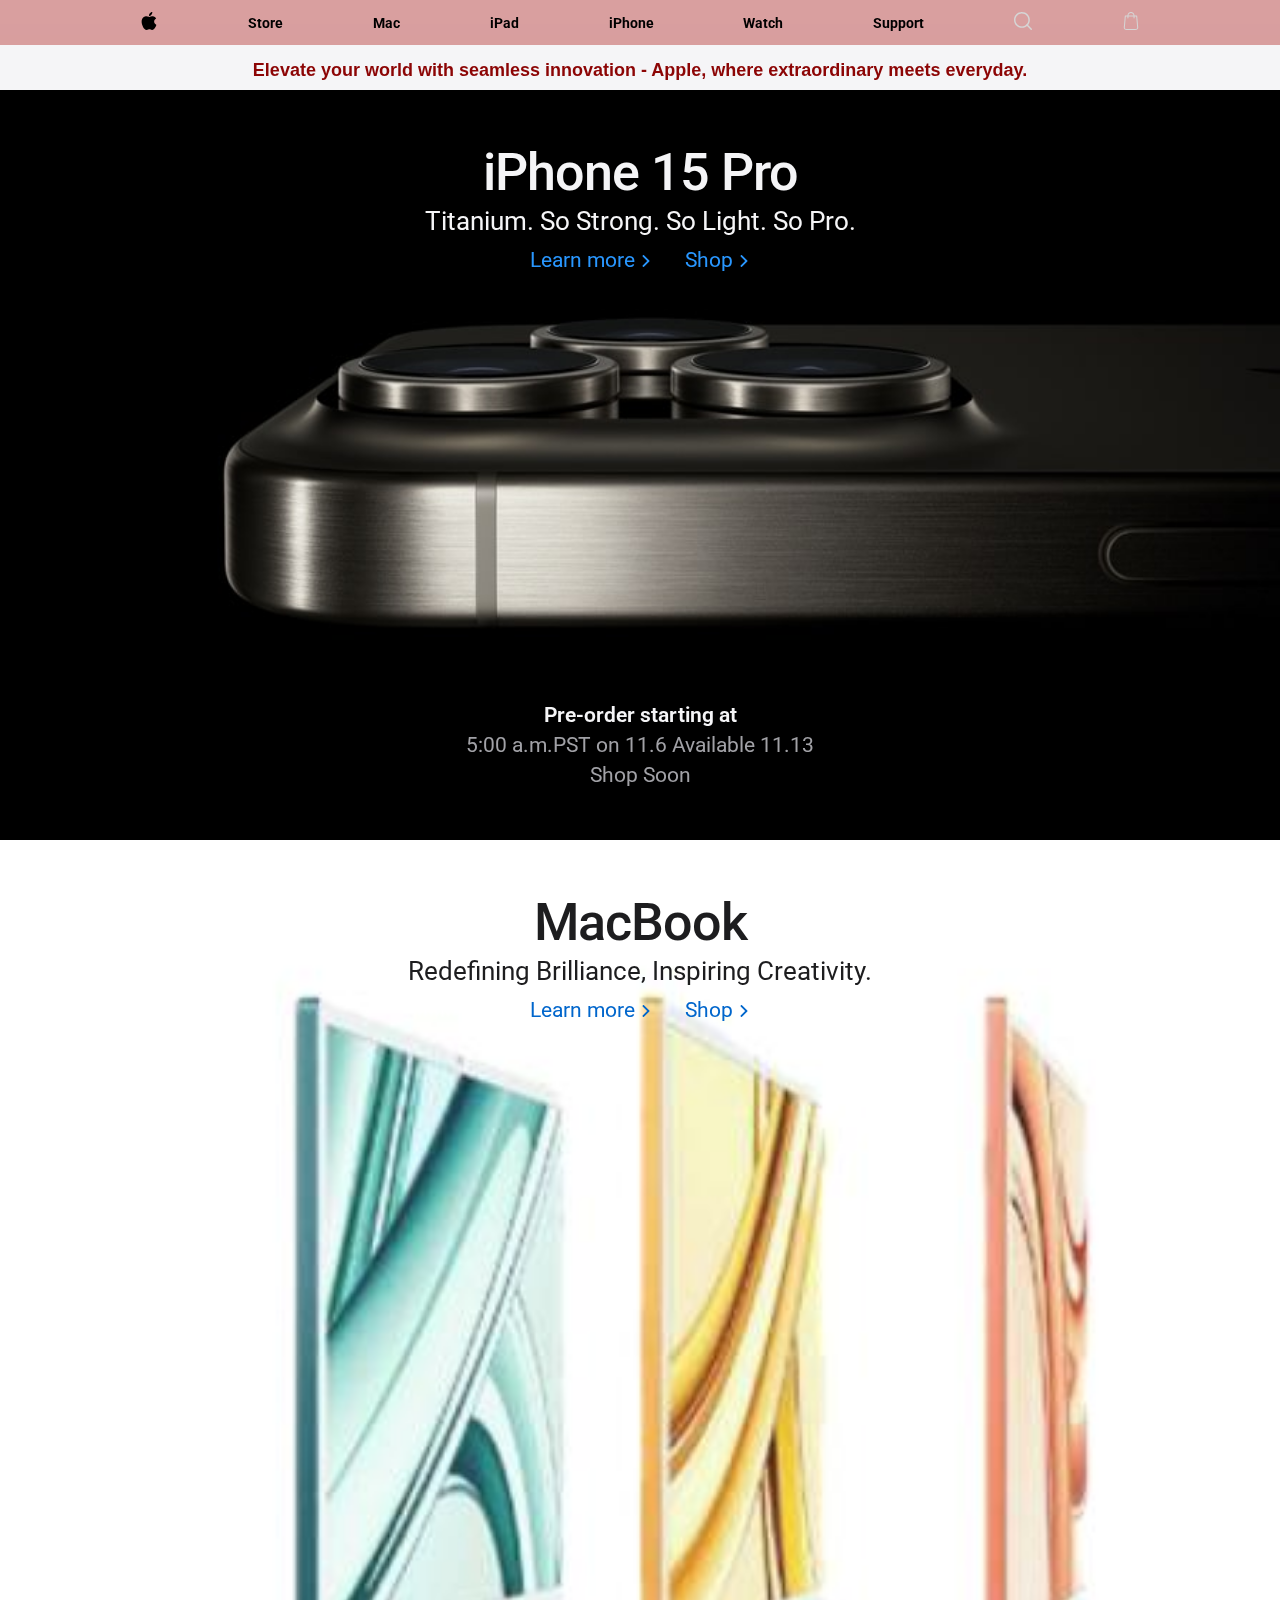
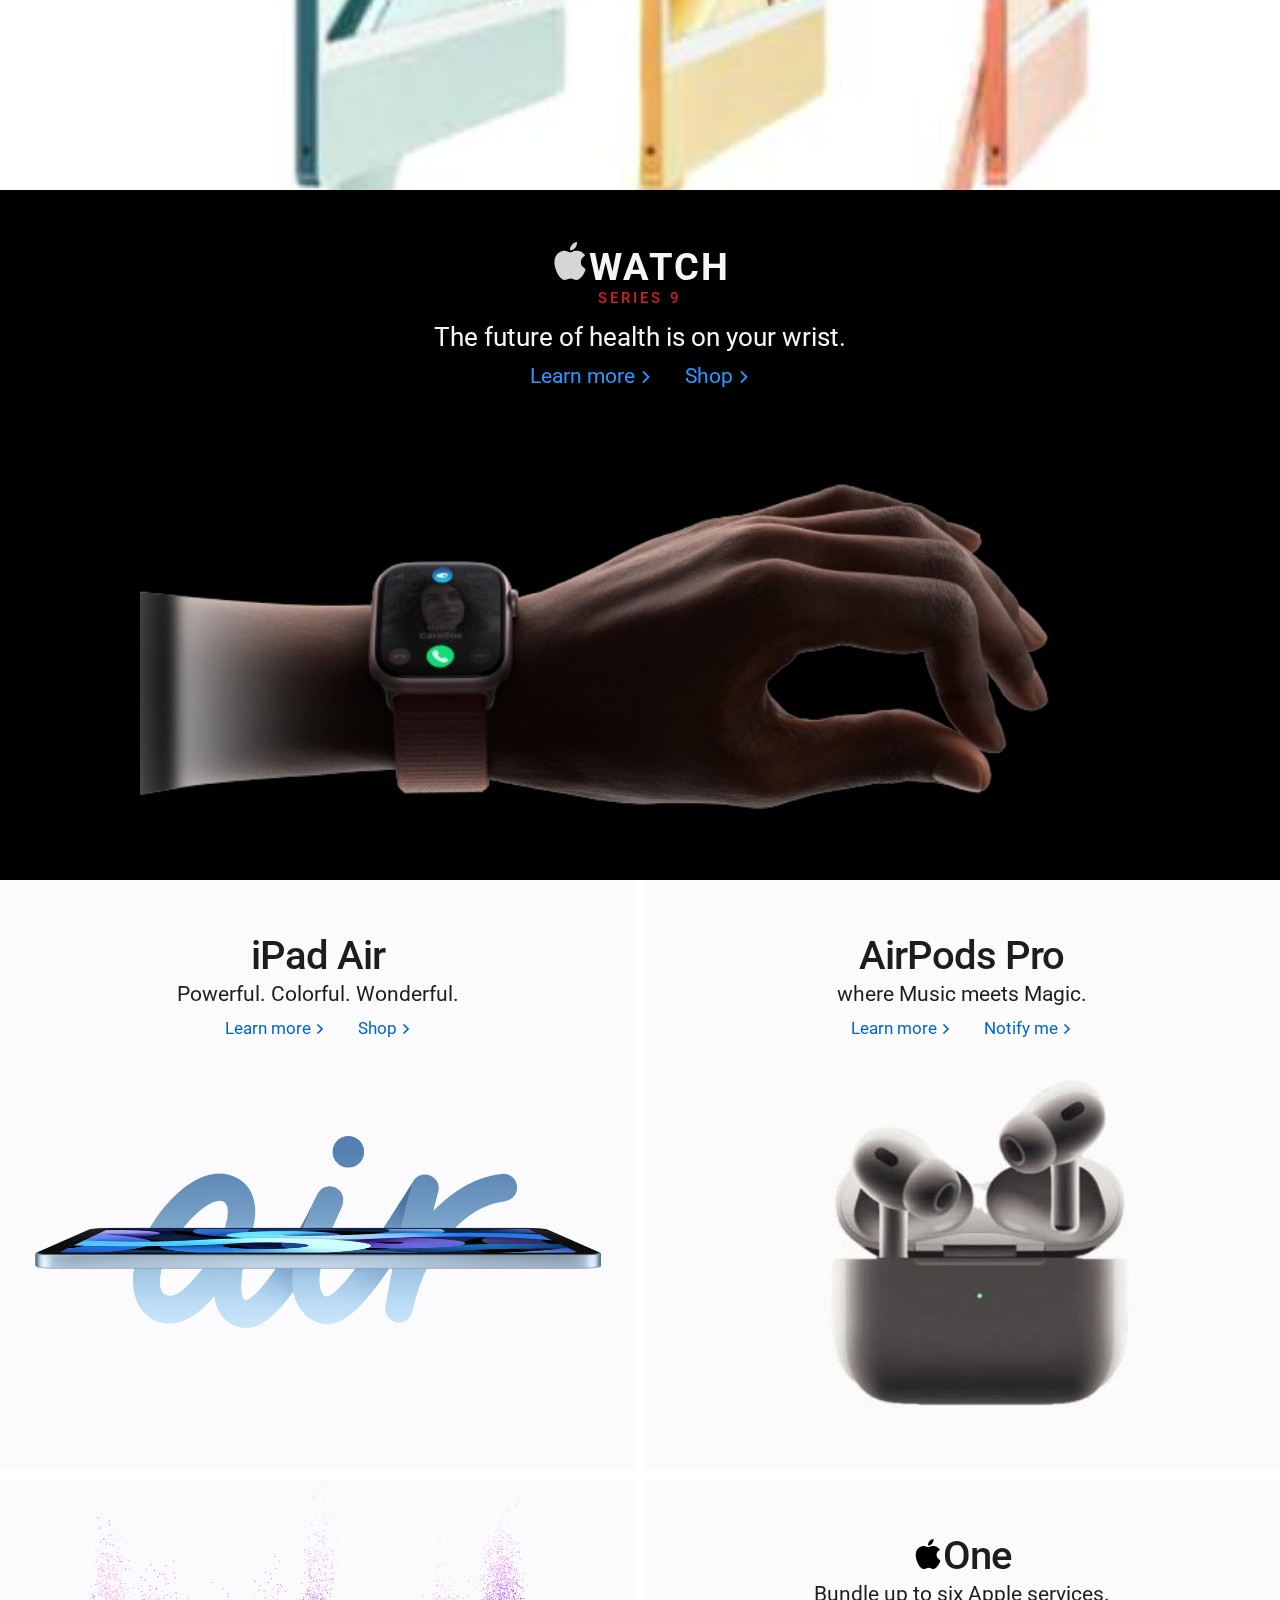
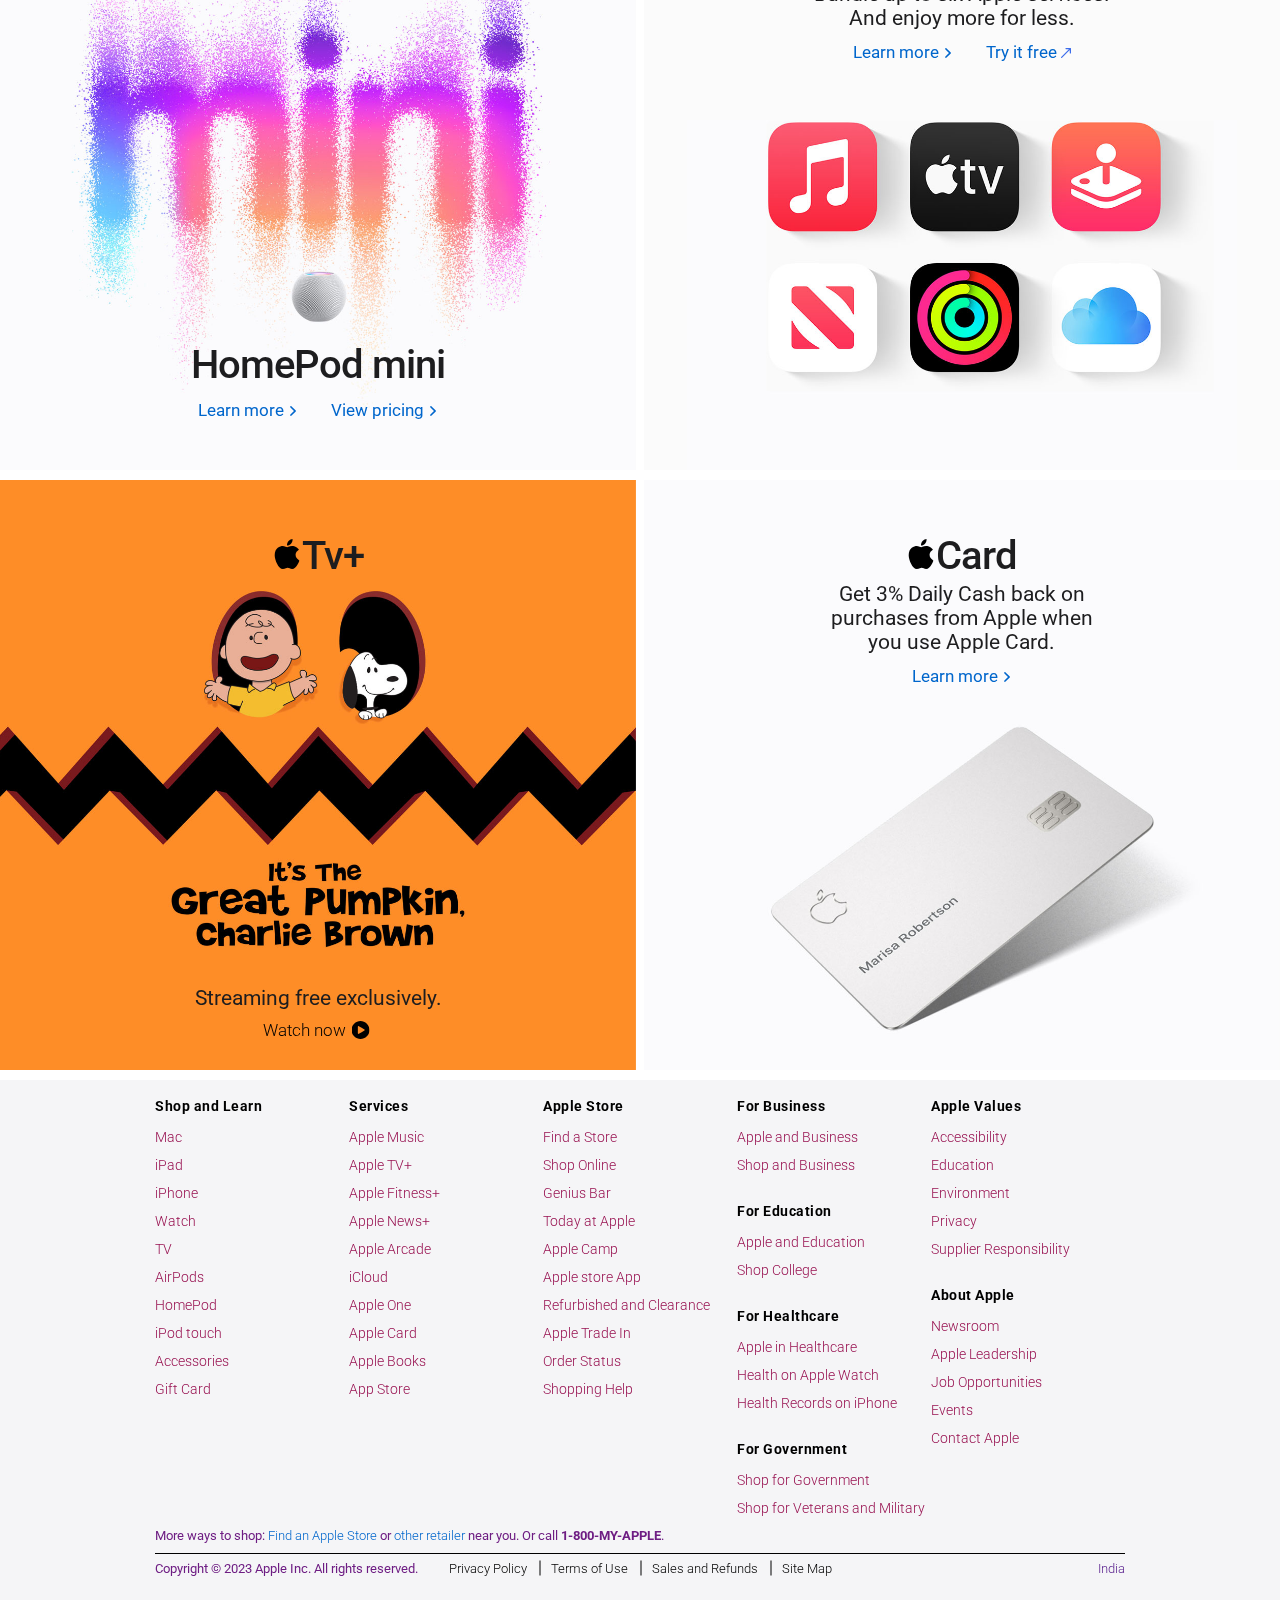
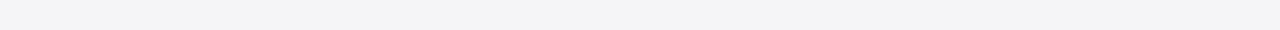
<file: Task-1 -- Apple-Clone Landing Page Website/index.html>
<!DOCTYPE html>
<html lang="en">
  <head>
    <meta charset="UTF-8" />
    <meta name="viewport" content="width=device-width, initial-scale=1.0" />
    <link
      href="https://fonts.googleapis.com/css2?family=Roboto:wght@300;400;500;700&display=swap"
      rel="stylesheet"
    />
    <link rel="stylesheet" href="style.css" />
    <title>Apple Clone-Landing Page</title>
  </head>
  <body>
    <!-- Header -->
    <header>
      <ul>
        <li><img src="./svg/apple _black.svg" alt="apple" /></li>
        <li><b>Store</b></li>
        <li><b>Mac</b></li>
        <li><b>iPad</b></li>
        <li><b>iPhone</b></li>
        <li><b>Watch</b></li>
        <li><b>Support</b></li>
        <li><b><img src="./svg/search.svg" alt="search" /></b></li>
        <li><b><img src="./svg/shopping-bag.svg" alt="shopping bag" /></b></li>
      </ul>
    </header>

    <!-- information -->
    <div class="information">
    </div>
    <div class="information information-2">
      <p><b>Elevate your world with seamless innovation - 
        Apple, where extraordinary meets everyday.</b></p>
    </div>

    <!-- SECTIONS -->
    <section class="section1">
      <div
        class="background"
        style="background-image: url(./img/iPhone\ 15\ pro.jpg)"
      ></div>

      <div class="top__title">
        <h1>iPhone 15 Pro</h1>
        <h3>Titanium. So Strong. So Light. So Pro.</h3>
        <div class="top__title--links">
          <a href=""
            >Learn more <img src="./svg/right-arrow-blue.svg" alt=""
          /></a>
          <a href="">Shop <img src="./svg/right-arrow-blue.svg" alt="" /></a>
        </div>
      </div>

      <div class="bottom__title">
        <h2>Pre-order starting at</h2>
        <h2>5:00 a.m.PST on 11.6 Available 11.13</h2>
        <h2>Shop Soon</h2>
      </div>
    </section>

    <section class="section2">
      <div
        class="background"
        style="background-image: url(./img/MacBook.jpg)"
      ></div>

      <div class="top__title">
        <h1 class="black">MacBook</h1>
        <h3 class="black">Redefining Brilliance, Inspiring Creativity.</h3>
        <div class="top__title--links">
          <a href="" class="dark-blue"
            >Learn more <img src="./svg/right-arrow-darkBlue.svg" alt=""
          /></a>
          <a href="" class="dark-blue"
            >Shop <img src="./svg/right-arrow-darkBlue.svg" alt=""
          /></a>
        </div>
      </div>
    </section>

    <section class="section3">
      <div
        class="background"
        style="background-image: url(./img/iwatch.jpg)"
      ></div>

      <div class="top__title">
        <h1><img src="./svg/apple.svg" alt="apple" />WATCH</h1>
        <h4>SERIES 9</h4>
        <h3>The future of health is on your wrist.</h3>
        <div class="top__title--links">
          <a href=""
            >Learn more <img src="./svg/right-arrow-blue.svg" alt=""
          /></a>
          <a href="">Shop <img src="./svg/right-arrow-blue.svg" alt="" /></a>
        </div>
      </div>
    </section>

    <section class="section4">
      <div class="row">
        <div class="section4__item">
          <div
            class="background"
            style="background-image: url(./img/s-4.1.jpg)"
          ></div>
          <div class="top__title">
            <h1 class="black">iPad Air</h1>
            <h3 class="black">Powerful. Colorful. Wonderful.</h3>
            <div class="top__title--links">
              <a href="" class="dark-blue"
                >Learn more <img src="./svg/right-arrow-darkBlue.svg" alt=""
              /></a>
              <a href="" class="dark-blue"
                >Shop <img src="./svg/right-arrow-darkBlue.svg" alt=""
              /></a>
            </div>
          </div>
        </div>

        <div class="section4__item">
          <div
            class="background"
            style="background-image: url(./img/Airpods.jpg)"
          ></div>
          <div class="top__title">
            <h1 class="black">AirPods Pro</h1>
            <h3 class="black">
              where Music meets Magic.
            </h3>
            <div class="top__title--links">
              <a href="" class="dark-blue"
                >Learn more <img src="./svg/right-arrow-darkBlue.svg" alt=""
              /></a>
              <a href="" class="dark-blue"
                >Notify me <img src="./svg/right-arrow-darkBlue.svg" alt=""
              /></a>
            </div>
          </div>
        </div>
      </div>

      <div class="row">
        <div class="section4__item">
          <div
            class="background"
            style="background-image: url(./img/s-4.2.jpg)"
          ></div>
          <div class="top__title">
            <div class="homePod">
              <h1 class="black">HomePod mini</h1>
              <div class="top__title--links">
                <a href="" class="dark-blue"
                  >Learn more <img src="./svg/right-arrow-darkBlue.svg" alt=""
                /></a>
                <a href="" class="dark-blue"
                  >View pricing
                  <img src="./svg/right-arrow-darkBlue.svg" alt=""
                /></a>
              </div>
            </div>
          </div>
        </div>

        <div class="section4__item">
          <div
            class="background one"
            style="background-image: url(./img/s-4.3.jpg)"
          ></div>
          <div class="top__title">
            <h1 class="black">
              <img src="./svg/apple _black.svg" alt="apple" />One
            </h1>
            <h3 class="black">
              Bundle up to six Apple services. And enjoy more for less.
            </h3>
            <div class="top__title--links">
              <a href="" class="dark-blue"
                >Learn more <img src="./svg/right-arrow-darkBlue.svg" alt=""
              /></a>
              <a href="" class="dark-blue"
                >Try it free <img src="./svg/diagonal-arrow.svg" alt=""
              /></a>
            </div>
          </div>
        </div>
      </div>

      <div class="row">
        <div class="section4__item">
          <div
            class="background"
            style="background-image: url(./img/s-4.6.jpg)"
          ></div>

          <div class="top__title">
            <h1 class="black">
              <img src="./svg/apple _black.svg" alt="apple"/>Tv+
            </h1>
            <div class="subTitle">
              <h3 class="black">
                Streaming free exclusively.
              </h3>
              <a href="">Watch now <img src="./svg/play.svg" alt="" /></a>
            </div>
          </div>
        </div>

        <div class="section4__item">
          <div
            class="background"
            style="background-image: url(./img/s-4.5.jpg)"
          ></div>
          <div class="top__title">
            <h1 class="black">
              <img src="./svg/apple _black.svg" alt="apple" />Card
            </h1>
            <h3 class="black">
              Get 3% Daily Cash back on purchases from Apple when you use Apple
              Card.
            </h3>
            <div class="top__title--links">
              <a href="" class="dark-blue"
                >Learn more <img src="./svg/right-arrow-darkBlue.svg" alt=""
              /></a>
            </div>
          </div>
        </div>
      </div>
    </section>

    <!-- FOOTER -->
    <footer class="footer">
      <div class="footer__wrapper">
        <div class="footer__links">
          <div class="footer__links--column">
            <div class="footer__links--column-title"><b>Shop and Learn</b></div>
            <a href="">Mac</a>
            <a href="">iPad</a>
            <a href="">iPhone</a>
            <a href="">Watch</a>
            <a href="">TV</a>
            <a href="">AirPods</a>
            <a href="">HomePod</a>
            <a href="">iPod touch</a>
            <a href="">Accessories</a>
            <a href="">Gift Card</a>
          </div>

          <div class="footer__links--column">
            <div class="footer__links--column-title"><b>Services</b></div>
            <a href="">Apple Music</a>
            <a href="">Apple TV+</a>
            <a href="">Apple Fitness+</a>
            <a href="">Apple News+</a>
            <a href="">Apple Arcade</a>
            <a href="">iCloud</a>
            <a href="">Apple One</a>
            <a href="">Apple Card</a>
            <a href="">Apple Books</a>
            <a href="">App Store</a>
          </div>

          <div class="footer__links--column">
            <div class="footer__links--column-title"><b>Apple Store</b></div>
            <a href="">Find a Store</a>
            <a href="">Shop Online</a>
            <a href="">Genius Bar</a>
            <a href="">Today at Apple</a>
            <a href="">Apple Camp</a>
            <a href="">Apple store App</a>
            <a href="">Refurbished and Clearance</a>
            <a href="">Apple Trade In</a>
            <a href="">Order Status</a>
            <a href="">Shopping Help</a>
          </div>

          <div class="footer__links--column">
            <div class="footer__links--column-title"><b>For Business</b></div>
            <a href="">Apple and Business</a>
            <a href="">Shop and Business</a>
            <div class="footer__links--column-title"><b>For Education</b></div>
            <a href="">Apple and Education</a>
            <a href="">Shop College</a>
            <div class="footer__links--column-title"><b>For Healthcare</b></div>
            <a href="">Apple in Healthcare</a>
            <a href="">Health on Apple Watch</a>
            <a href="">Health Records on iPhone</a>
            <div class="footer__links--column-title"><b>For Government</b></div>
            <a href="">Shop for Government</a>
            <a href="">Shop for Veterans and Military</a>
          </div>

          <div class="footer__links--column">
            <div class="footer__links--column-title"><b>Apple Values</b></div>
            <a href="">Accessibility</a>
            <a href="">Education</a>
            <a href="">Environment</a>
            <a href="">Privacy</a>
            <a href="">Supplier Responsibility</a>
            <div class="footer__links--column-title"><b>About Apple</b></div>
            <a href="">Newsroom</a>
            <a href="">Apple Leadership</a>
            <a href="">Job Opportunities</a>
            <a href="">Events</a>
            <a href="">Contact Apple</a>
          </div>
        </div>

        <div class="footer__more">
          More ways to shop: <a href="">Find an Apple Store</a> or
          <a href="">other retailer</a> near you. Or call <b>1-800-MY-APPLE</b>.
        </div>

        <div class="footer__copyright">
          <p>Copyright © 2023 Apple Inc. All rights reserved.</p>
          <a href="">India</a>

          <div class="links">
            <a href="">Privacy Policy</a>
            <a href="">Terms of Use</a>
            <a href="">Sales and Refunds</a>
            <a href="">Site Map</a>
          </div>
        </div>
      </div>
    </footer>
  </body>
</html>
</file>
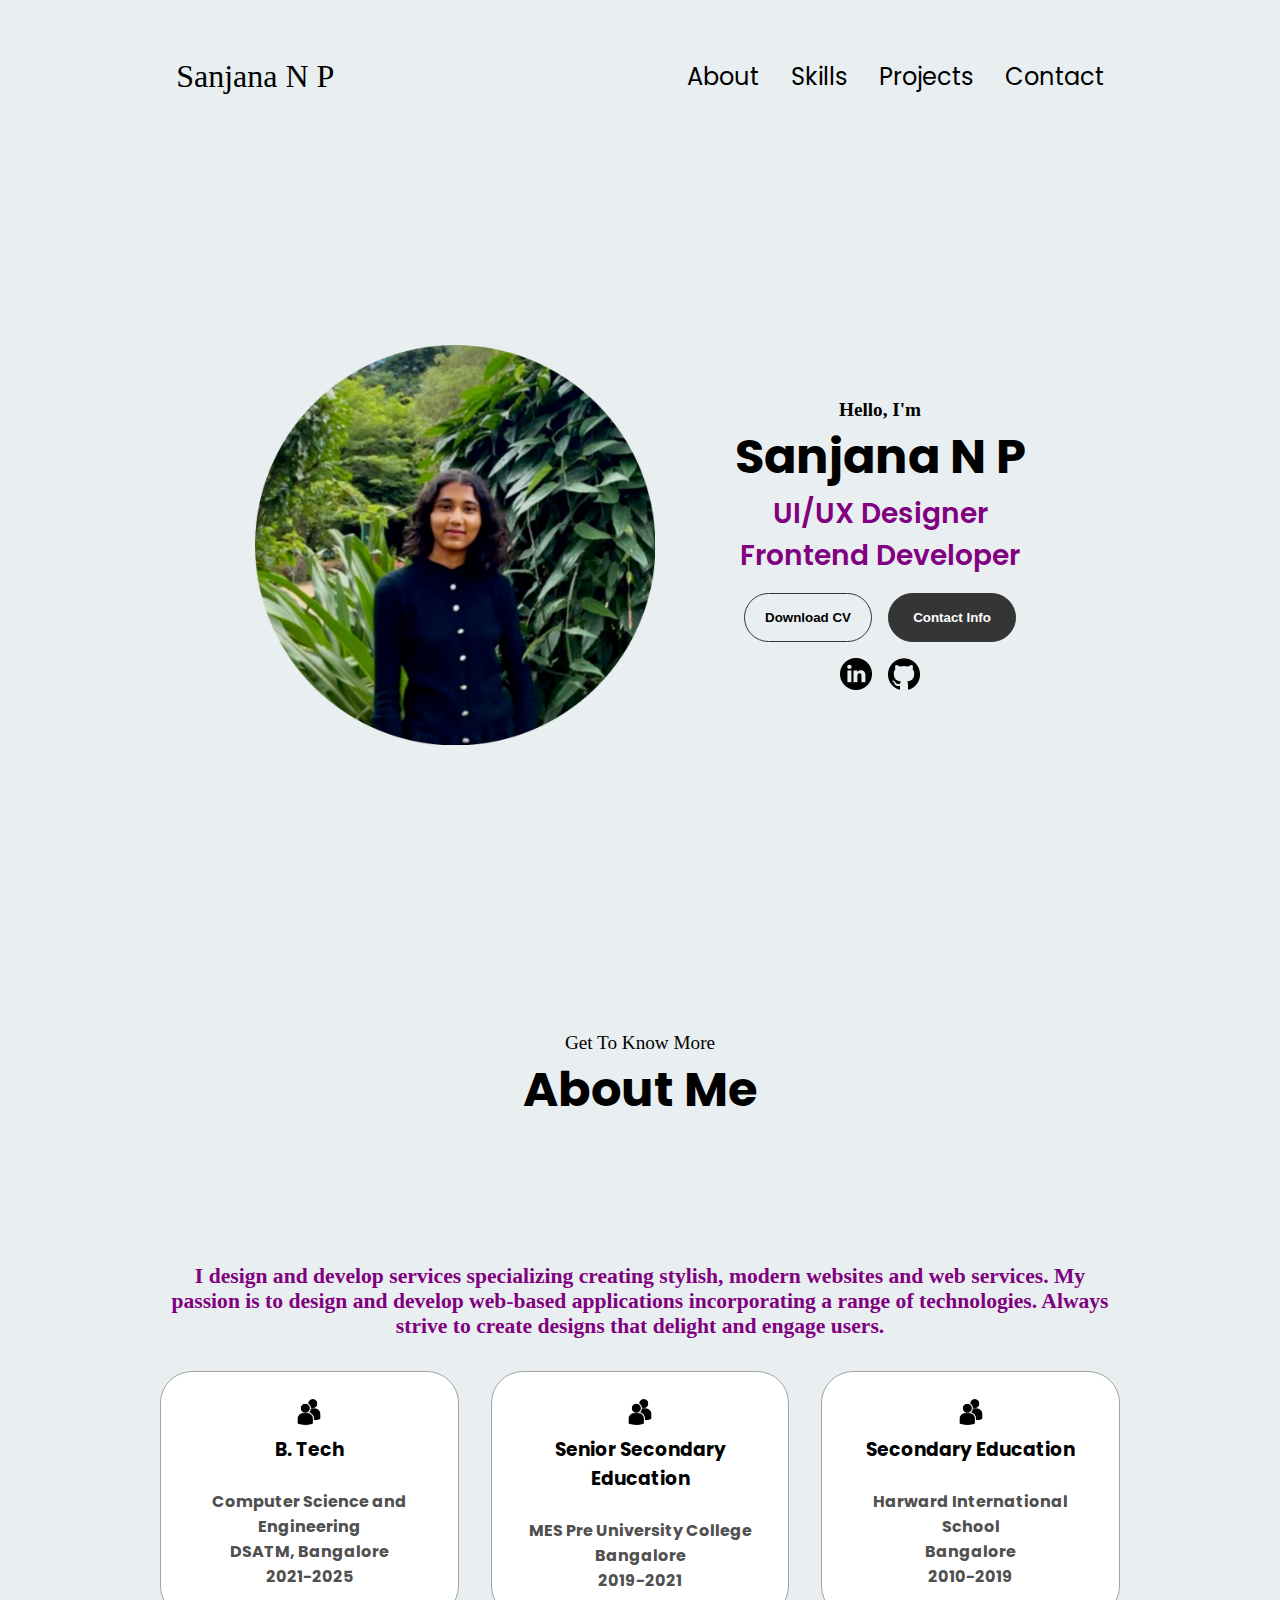
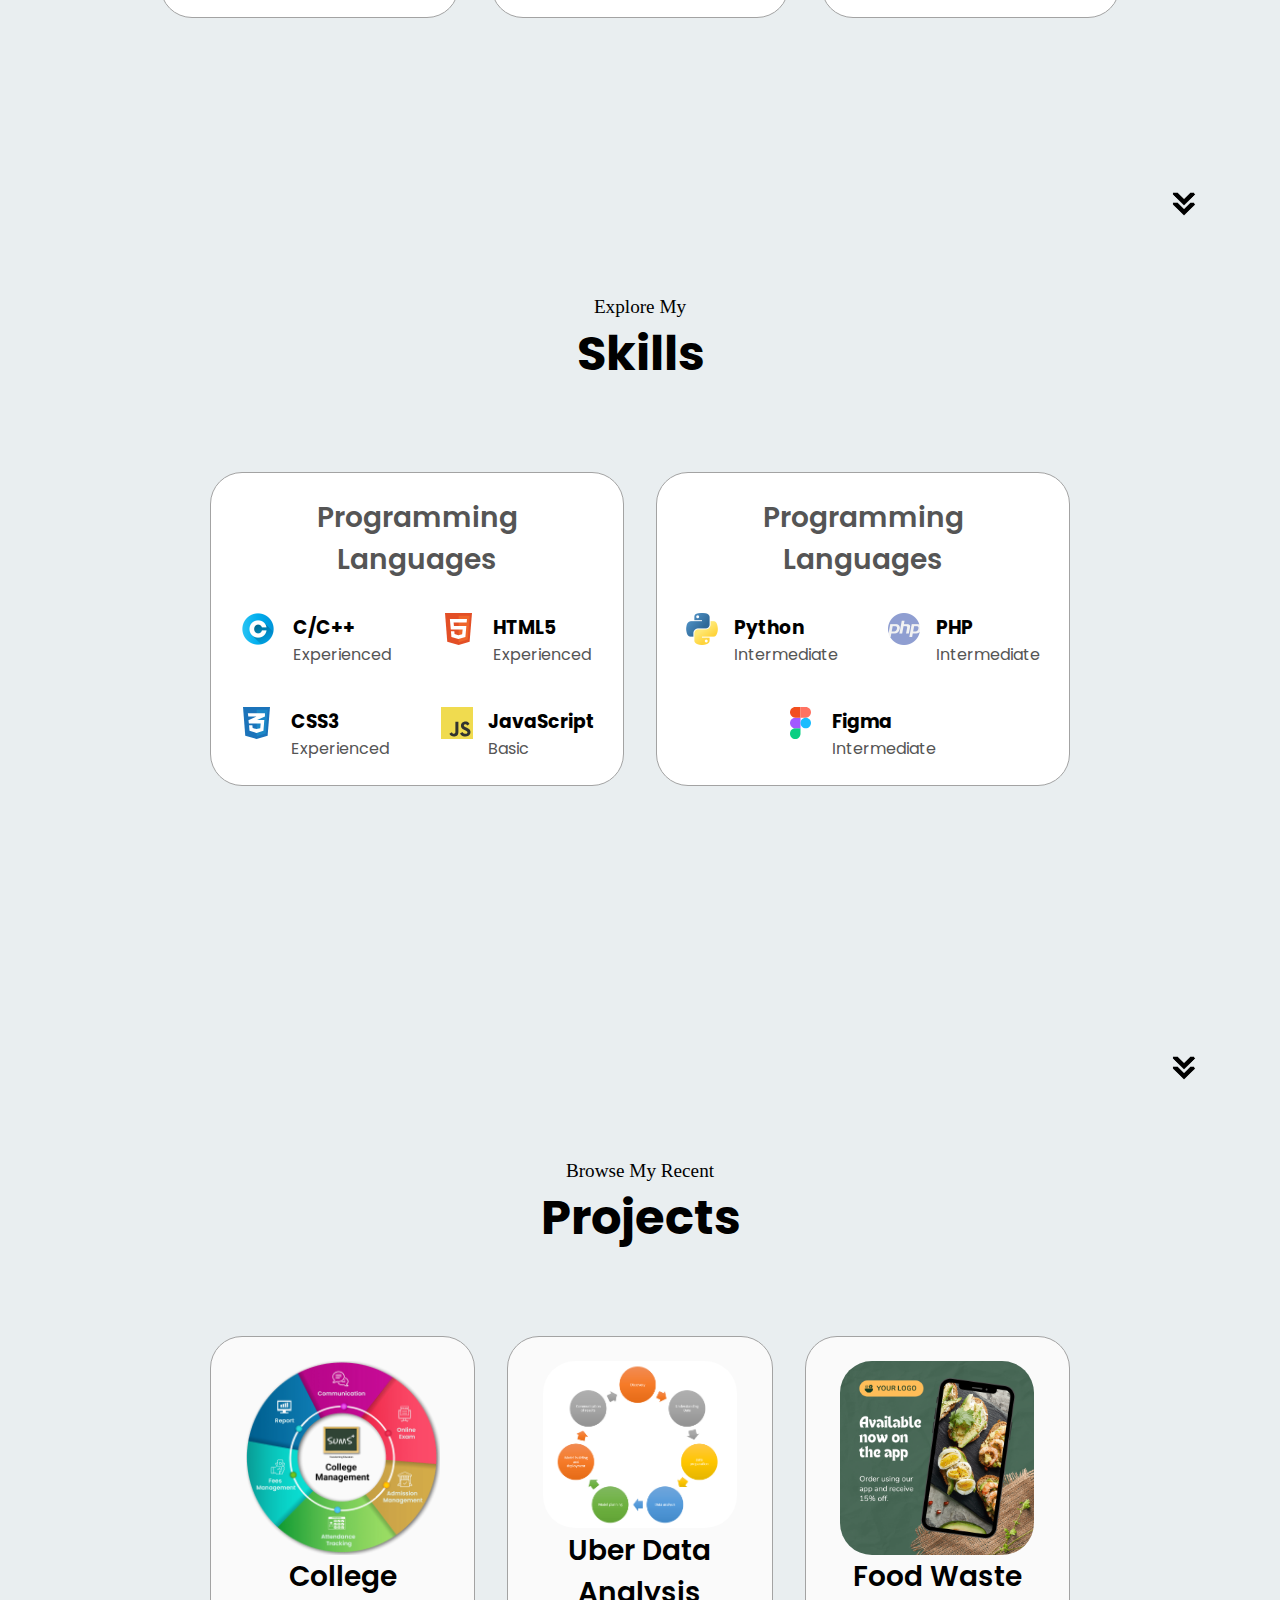
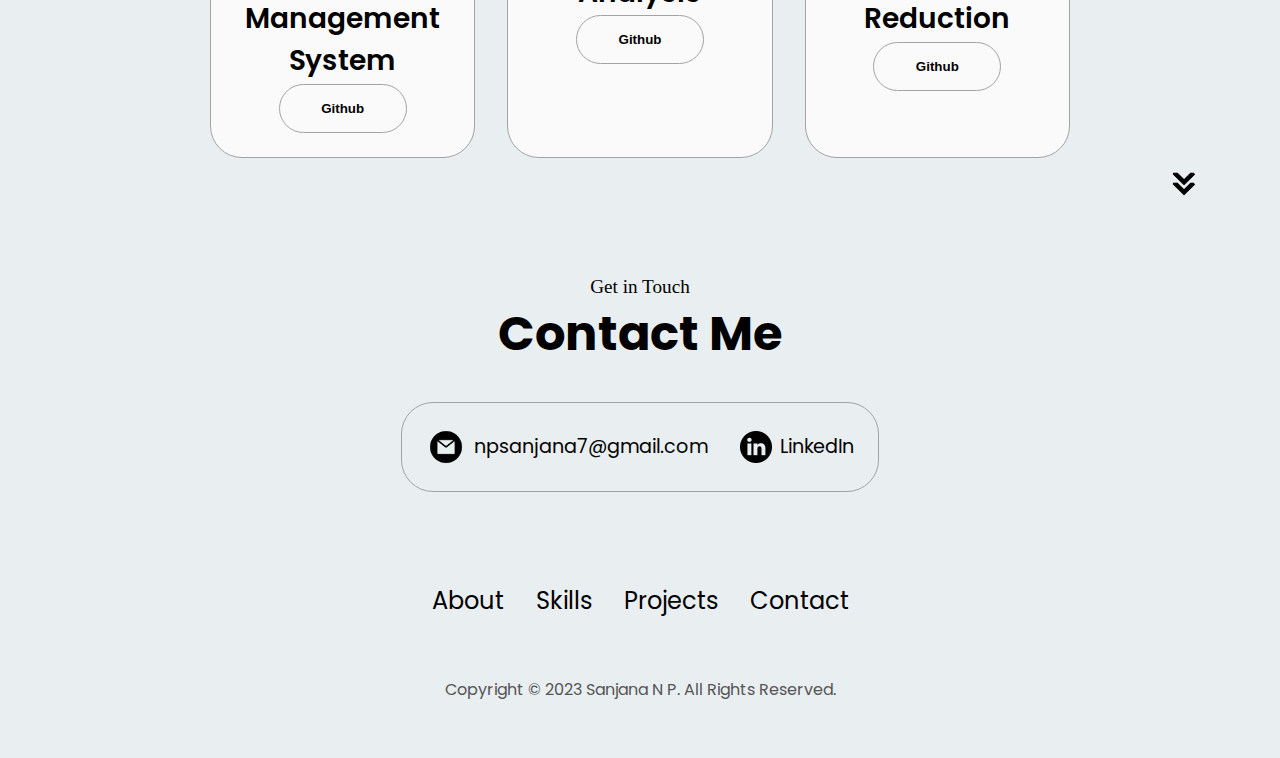
<file: Task-2 -- Portfolio/index.html>
<!DOCTYPE html>
<html lang="en">
  <head>
    <meta charset="UTF-8" />
    <meta http-equiv="X-UA-Compatible" content="IE=edge" />
    <meta name="viewport" content="width=device-width, initial-scale=1.0" />
    <title>My Portfolio</title>
    <link rel="stylesheet" href="style.css" />
    <link rel="stylesheet" href="mediaqueries.css" />
  </head>
  <body>
    <nav id="desktop-nav">
      <div class="logo">Sanjana N P</div>
      <div>
        <ul class="nav-links">
          <li><a href="#about">About</a></li>
          <li><a href="#experience">Skills</a></li>
          <li><a href="#projects">Projects</a></li>
          <li><a href="#contact">Contact</a></li>
        </ul>
      </div>
    </nav>
    <nav id="hamburger-nav">
      <div class="logo">Sanjana N P</div>
      <div class="hamburger-menu">
        <div class="hamburger-icon" onclick="toggleMenu()">
          <span></span>
          <span></span>
          <span></span>
        </div>
        <div class="menu-links">
          <li><a href="#about" onclick="toggleMenu()">About</a></li>
          <li><a href="#experience" onclick="toggleMenu()">Skills</a></li>
          <li><a href="#projects" onclick="toggleMenu()">Projects</a></li>
          <li><a href="#contact" onclick="toggleMenu()">Contact</a></li>
        </div>
      </div>
    </nav>
    <section id="profile">
      <div class="section__pic-container">
        <img src="./assets/profile-pic.png" alt="Sanjana N P profile picture" />
      </div>
      <div class="section__text">
        <p class="section__text__p1">Hello, I'm</p>
        <h1 class="title">Sanjana N P</h1>
        <p class="section__text__p2">UI/UX Designer<br>Frontend Developer</p>
        <div class="btn-container">
          <a href="./assets/resume.pdf" download="resume.pdf">
          <button class="btn btn-color-2">
            Download CV
          </button>
          </a>
          <button class="btn btn-color-1" onclick="location.href='./#contact'">
            Contact Info
          </button>
        </div>
        <div id="socials-container">
          <img
            src="./assets/linkedin.png"
            alt="My LinkedIn profile"
            class="icon"
            onclick="location.href='https://www.linkedin.com/in/sanjana-np0803'"
          />
          <img
            src="./assets/github.png"
            alt="My Github profile"
            class="icon"
            onclick="location.href='https://github.com/Sanjana-np'"
          />
        </div>
      </div>
    </section>
    <section id="about">
      <p class="section__text__p1">Get To Know More</p>
      <h1 class="title">About Me</h1>
      <div class="section-container">
        <div class="about-details-container">
          <div class="text-container">
            <p style="color: purple; font-family: 'Times New Roman', Times, serif; font-size: 1.35rem; text-align: center;"><b>
              I design and develop services specializing creating stylish, 
              modern websites and web services. My passion is to design and develop web-based
              applications incorporating a range of technologies. Always strive 
              to create designs that delight and engage users.</b></p>
          </div>
          <div class="about-containers">
            <div class="details-container">
              <img
                src="./assets/education.png"
                alt="Experience icon"
                class="icon"
              />
              <h3>B. Tech</h3>
              <p style="color: rgb(80, 80, 80);"><b><br>Computer Science and Engineering <br />DSATM, Bangalore<br>2021-2025</b></p>
            </div>
            <div class="details-container">
              <img
                src="./assets/education.png"
                alt="Education icon"
                class="icon"
              />
              <h3>Senior Secondary Education</h3>
              <p style="color: rgb(80, 80, 80);"><b><br>MES Pre University College<br />Bangalore<br>2019-2021</b></p>
            </div>
            <div class="details-container">
              <img
                src="./assets/education.png"
                alt="Education icon"
                class="icon"
              />
              <h3>Secondary Education</h3>
              <p style="color: rgb(80, 80, 80);"><b><br>Harward International School<br />Bangalore<br>2010-2019</b></p>
            </div>
          </div>
        </div>
      </div>
      <img
        src="./assets/arrow.png"
        alt="Arrow icon"
        class="icon arrow"
        onclick="location.href='./#experience'"
      />
    </section>
    <section id="experience">
      <p class="section__text__p1">Explore My</p>
      <h1 class="title">Skills</h1>
      <div class="experience-details-container">
        <div class="about-containers">
          <div class="details-container">
            <h2 class="experience-sub-title">Programming Languages</h2>
            <div class="article-container">
              <article>
                <img
                  src="./assets/c.png"
                  alt="Experience icon"
                  class="icon"
                />
                <div>
                  <h3>C/C++</h3>
                  <p>Experienced</p>
                </div>
              </article>
              <article>
                <img
                  src="./assets/html-1.svg"
                  alt="Experience icon"
                  class="icon"
                />
                <div>
                  <h3>HTML5</h3>
                  <p>Experienced</p>
                </div>
              </article>
              <article>
                <img
                  src="./assets/css-3.svg"
                  alt="Experience icon"
                  class="icon"
                />
                <div>
                  <h3>CSS3</h3>
                  <p>Experienced</p>
                </div>
              </article>
              <article>
                <img
                  src="./assets/logo-javascript.svg"
                  alt="Experience icon"
                  class="icon"
                />
                <div>
                  <h3>JavaScript</h3>
                  <p>Basic</p>
                </div>
              </article>
            </div>
          </div>
          <div class="details-container">
            <h2 class="experience-sub-title">Programming Languages</h2>
            <div class="article-container">
              <article>
                <img
                  src="./assets/python.png"
                  alt="Experience icon"
                  class="icon"
                />
                <div>
                  <h3>Python</h3>
                  <p>Intermediate</p>
                </div>
              </article>
              <article>
                <img
                  src="./assets/php.png"
                  alt="Experience icon"
                  class="icon"
                />
                <div>
                  <h3>PHP</h3>
                  <p>Intermediate</p>
                </div>
              </article>
              <article>
                <img
                  src="./assets/figma-1.svg"
                  alt="Experience icon"
                  class="icon"
                />
                <div>
                  <h3>Figma</h3>
                  <p>Intermediate</p>
                </div>
              </article>
            </div>
          </div>
        </div>
      </div>
      <img
        src="./assets/arrow.png"
        alt="Arrow icon"
        class="icon arrow"
        onclick="location.href='./#projects'"
      />
    </section>
    <section id="projects">
      <p class="section__text__p1">Browse My Recent</p>
      <h1 class="title">Projects</h1>
      <div class="experience-details-container">
        <div class="about-containers">
          <div class="details-container color-container">
            <div class="article-container">
              <img
                src="./assets/cms.png"
                alt="Project 1"
                class="project-img"
              />
            </div>
            <h2 class="experience-sub-title project-title">College Management System</h2>
            <div class="btn-container">
              <button
                class="btn btn-color-2 project-btn"
                onclick="location.href='https://github.com/'"
              >
                Github
              </button>
            </div>
          </div>
          <div class="details-container color-container">
            <div class="article-container">
              <img
                src="./assets/uber.png"
                alt="Project 2"
                class="project-img"
              />
            </div>
            <h2 class="experience-sub-title project-title">Uber Data<br>Analysis</h2>
            <div class="btn-container">
              <button
                class="btn btn-color-2 project-btn"
                onclick="location.href='https://github.com/Sanjana-np/Uber-data-analysis'"
              >
                Github
              </button>
            </div>
          </div>
          <div class="details-container color-container">
            <div class="article-container">
              <img
                src="./assets/project-3.png"
                alt="Project 3"
                class="project-img"
              />
            </div>
            <h2 class="experience-sub-title project-title">Food Waste Reduction</h2>
            <div class="btn-container">
              <button
                class="btn btn-color-2 project-btn"
                onclick="location.href='https://github.com/Sanjana-np/Food-Waste-Management'"
              >
                Github
              </button>
            </div>
          </div>
        </div>
      </div>
      <img
        src="./assets/arrow.png"
        alt="Arrow icon"
        class="icon arrow"
        onclick="location.href='./#contact'"
      />
    </section>
    <section id="contact">
      <p class="section__text__p1">Get in Touch</p>
      <h1 class="title">Contact Me</h1>
      <div class="contact-info-upper-container">
        <div class="contact-info-container">
          <img
            src="./assets/email.png"
            alt="Email icon"
            class="icon contact-icon email-icon"
          />
          <p><a href="mailto:npsanjana7@gmail.com">npsanjana7@gmail.com</a></p>
        </div>
        <div class="contact-info-container">
          <img
            src="./assets/linkedin.png"
            alt="LinkedIn icon"
            class="icon contact-icon"
          />
          <p><a href="https://www.linkedin.com/in/sanjana-np0803">LinkedIn</a></p>
        </div>
      </div>
    </section>
    <footer>
      <nav>
        <div class="nav-links-container">
          <ul class="nav-links">
            <li><a href="#about">About</a></li>
            <li><a href="#experience">Skills</a></li>
            <li><a href="#projects">Projects</a></li>
            <li><a href="#contact">Contact</a></li>
          </ul>
        </div>
      </nav>
      <p>Copyright &#169; 2023 Sanjana N P. All Rights Reserved.</p>
    </footer>
    <script src="script.js"></script>
  </body>
</html>
</file>
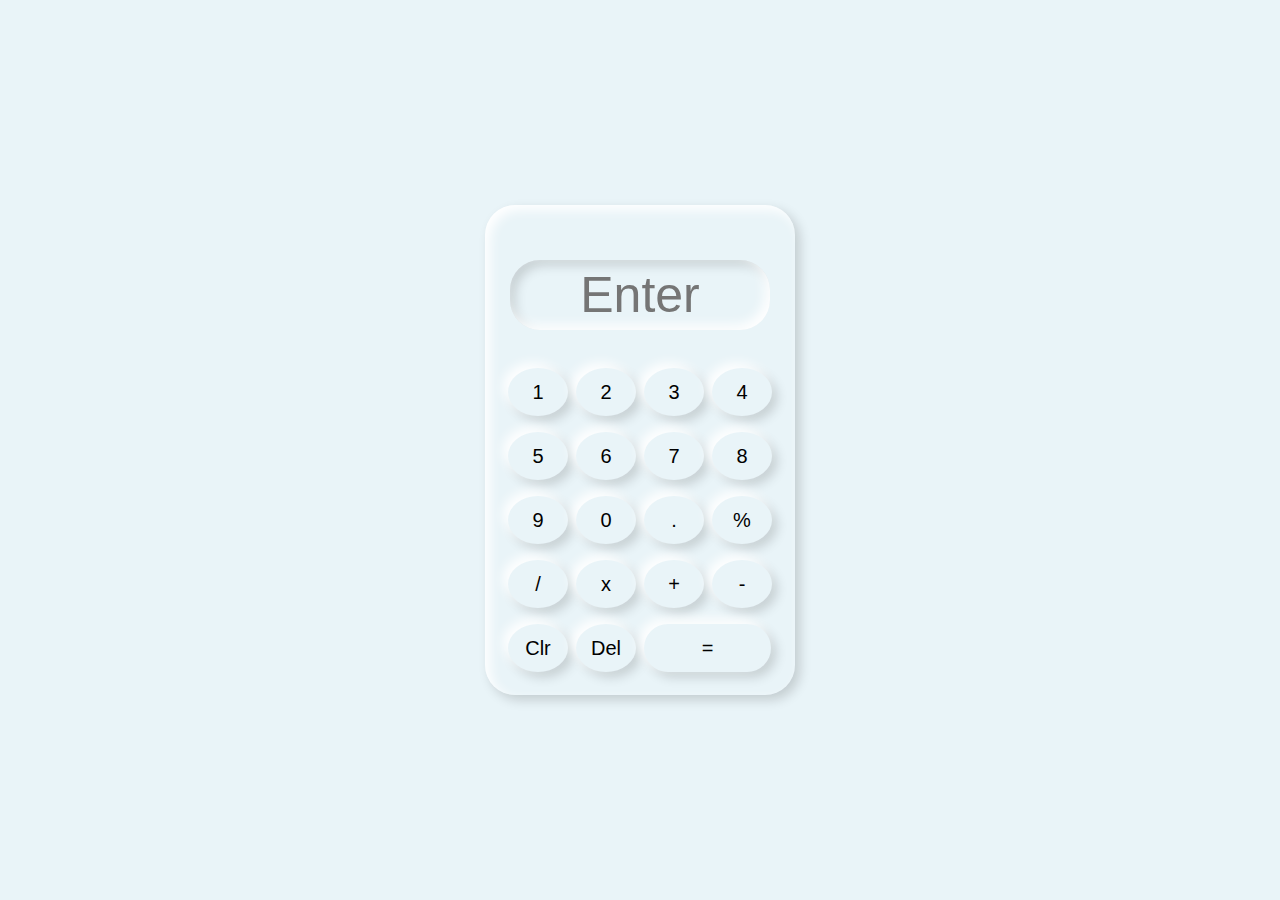
<file: Task-3 -- Calculator/index.html>
<!DOCTYPE html>
<html lang="en">
<head>
    <meta charset="UTF-8">
    <meta name="viewport" content="width=device-width, initial-scale=1.0">
    <title>Calculator</title>
    <link rel="stylesheet" href="style.css">
</head>
<body>
    <div class="container">
        <div class="calculator">
            <input type="text" placeholder="Enter" id="outputscreen">
            <button onclick="display('1')">1</button>
            <button onclick="display('2')">2</button>
            <button onclick="display('3')">3</button>
            <button onclick="display('4')">4</button>
            <button onclick="display('5')">5</button>
            <button onclick="display('6')">6</button>
            <button onclick="display('7')">7</button>
            <button onclick="display('8')">8</button>
            <button onclick="display('9')">9</button>
            <button onclick="display('0')">0</button>
            <button onclick="display('.')">.</button>
            <button onclick="display('%')">%</button>
            <button onclick="display('/')">/</button>
            <button onclick="display('*')">x</button>
            <button onclick="display('+')">+</button>
            <button onclick="display('-')">-</button>
            <button onclick="Clear()">Clr</button>
            <button onclick="del()">Del</button>
            <button onclick="Calculate()" class="equal">=</button>  
        </div>
    </div>
    <script>
        let outputscreen = document.getElementById("outputscreen");
        function display(num){
            outputscreen.value+=num;  
        }
        function Calculate(){
            try{
                outputscreen.value = eval(outputscreen.value);
            }
            catch(err){
                alert("Invalid")
            }
        }
        function Clear(){
            outputscreen.value = "";
        }
        function del(){
            outputscreen.value = outputscreen.value.slice(0.-1);
        }
    </script>
</body>
</html>
</file>
<file: Task-1 -- Apple-Clone Landing Page Website/style.css>
:root {
  --greyDark: #333333;
  --greyLight: #000000;
  --greyLight2: #a1a1a6;
  --white: #f5f5f7;
  --text: #1d1d1f;
  --blue: #0071e3;
  --a: #2997ff;
}

* {
  margin: 0;
  padding: 0;
  -webkit-box-sizing: border-box;
          box-sizing: border-box;
}

body {
  font-family: "Roboto", sans-serif;
  font-size: 14px;
}

a {
  text-decoration: none;
  font-weight: 300;
}

a:hover {
  text-decoration: underline;
}

.black {
  color: var(--text) !important;
  padding-bottom: -2rem;
}

.dark-blue {
  color: #06c !important;
}

header {
  width: 100%;
  height: 45px;
  background: rgba(207, 135, 135, 0.8);
  position: fixed;
  top: 0;
  left: 0;
  z-index: 9999;
  -webkit-backdrop-filter: saturate(180%) blur(20px);
          backdrop-filter: saturate(180%) blur(20px);
}

header ul {
  height: 100%;
  width: 100%;
  max-width: 1000px;
  margin: auto;
  display: -webkit-box;
  display: -ms-flexbox;
  display: flex;
  -webkit-box-align: center;
      -ms-flex-align: center;
          align-items: center;
  -webkit-box-pack: justify;
      -ms-flex-pack: justify;
          justify-content: space-between;
  color: var(--greyLight);
}

header ul li {
  cursor: pointer;
  list-style: none;
}

header ul li:hover {
  color:white;
}

header ul li img {
  width: 18px;
  height: 18px;
}

.information {
  height: 30px;
  width: 100%;
  background: var(--white);
  text-align: center;
  line-height: 20px;
  margin-top: 30px;
}

.information p {
  color: rgb(140, 5, 5);
}

.information-2 {
  color: var(--black);
  margin: 0;
  font-family:Arial, Helvetica, sans-serif;
  font-size: large;
  text-align: center;
}

.top__title {
  margin-top: 52px;
  color: var(--white);
  text-align: center;
  z-index: 3;
}

.top__title h1 {
  font-size: 52px;
  font-weight: 500;
  letter-spacing: -1px;
}

.top__title h3 {
  margin-top: 3px;
  font-size: 26px;
  font-weight: 400;
}

.top__title h4 {
  font-size: 15px;
  font-weight: 500;
  letter-spacing: 3px;
  margin-bottom: 15px;
  color: #d01f2a;
}

.top__title--links {
  margin-top: 12px;
}

.top__title--links a {
  font-size: 21px;
  font-weight: 400;
  color: var(--a);
}

.top__title--links a:nth-child(2) {
  margin-left: 30px;
}

.top__title--links a img {
  width: 12px;
}

.bottom__title {
  position: absolute;
  left: 50%;
  -webkit-transform: translateX(-50%);
          transform: translateX(-50%);
  bottom: 50px;
  text-align: center;
  z-index: 3;
}

.bottom__title h2 {
  font-size: 21px;
  font-weight: 400;
  line-height: 30px;
  color: var(--greyLight2);
}

.bottom__title h2:nth-child(1) {
  color: var(--white);
  font-weight: 600;
}

.bottom__title h2:nth-child(4) {
  margin-top: 20px;
}

.background {
  position: absolute;
  bottom: 0;
  left: 0;
  width: 100%;
  height: 120%;
  background-size: cover;
  background-position: center;
  z-index: -1;
}

.section1 {
  height: 750px;
  width: 100%;
  position: relative;
  overflow: hidden;
}

.section1 .background {
  top: -9%;

}

.section2 {
  height: 950px;
  position: relative;
  width: 100%;
  overflow: hidden;
}

.section2 .background {
  top: 4%;
  margin-left: auto;
}

.section3 {
  width: 100%;
  height: 690px;
  overflow: hidden;
  position: relative;
  background: #000;
}

.section3 h1 {
  font-size: 38px;
  font-weight: 700;
  letter-spacing: 2px;
}

.section3 h1 img {
  width: 38px;
}

.section3 .background {
  width: 1000px;
  height: 450px;
  left: 50%;
  -webkit-transform: translateX(-50%);
          transform: translateX(-50%);
  z-index: 1;
}

.section4 {
  width: 100%;
  display: -webkit-box;
  display: -ms-flexbox;
  display: flex;
  -webkit-box-orient: vertical;
  -webkit-box-direction: normal;
      -ms-flex-direction: column;
          flex-direction: column;
  overflow: hidden;
}

.section4 .row {
  width: 100%;
  display: -webkit-box;
  display: -ms-flexbox;
  display: flex;
  -webkit-box-align: center;
      -ms-flex-align: center;
          align-items: center;
  -webkit-box-pack: justify;
      -ms-flex-pack: justify;
          justify-content: space-between;
  margin-bottom: 10px;
}

.section4__item {
  height: 590px;
  -webkit-box-flex: 0.497;
      -ms-flex: 0.497;
          flex: 0.497;
  position: relative;
  overflow: hidden;
  display: -webkit-box;
  display: -ms-flexbox;
  display: flex;
  width: 100%;
  -webkit-box-pack: center;
      -ms-flex-pack: center;
          justify-content: center;
  background: #fbfbfb;
}

.section4__item h1 {
  font-size: 40px;
}

.section4__item h1 img {
  width: 30px;
}

.section4__item h3 {
  max-width: 298px;
  font-size: 21px;
  font-weight: 400;
}

.section4__item h4 {
  font-size: 12px;
  letter-spacing: normal;
  margin-bottom: 0;
}

.section4__item a {
  font-size: 17px;
}

.section4__item a img {
  width: 10px;
}

.section4__item .background {
  height: 100%;
  left: 50%;
  -webkit-transform: translateX(-50%);
          transform: translateX(-50%);
  z-index: 2;
}


.section4__item .homePod {
  position: absolute;
  left: 50%;
  -webkit-transform: translateX(-50%);
          transform: translateX(-50%);
  bottom: 50px;
}

.section4__item .one {
  width: 550px;
  height: 350px;
}

.section4__item .subTitle {
  position: absolute;
  bottom: 30px;
  left: 50%;
  -webkit-transform: translateX(-50%);
          transform: translateX(-50%);
}

.section4__item .subTitle a {
  height: 20px;
  width: 110px;
  margin: auto;
  margin-top: 10px;
  color: #000;
  display: -webkit-box;
  display: -ms-flexbox;
  display: flex;
  -webkit-box-align: center;
      -ms-flex-align: center;
          align-items: center;
}

.section4__item .subTitle a img {
  width: 18px;
  margin-left: 5px;
}

.footer {
  width: 100%;
  height: 550px;
  background: var(--white);
  display: -webkit-box;
  display: -ms-flexbox;
  display: flex;
  -webkit-box-pack: center;
      -ms-flex-pack: center;
          justify-content: center;
}

.footer__wrapper {
  width: 970px;
}

.footer ul {
  font-size: 12px;
  list-style: none;
  color: rgb(0, 0, 0);
  border-bottom: 1px solid var(--greyLight);
}

.footer ul li {
  margin: 15px 0;
  letter-spacing: 0.1px;
}

.footer__links {
  width: 100%;
  display: -webkit-box;
  display: -ms-flexbox;
  display: flex;
}

.footer__links--column {
  width: 200px;
  display: -webkit-box;
  display: -ms-flexbox;
  display: flex;
  -webkit-box-orient: vertical;
  -webkit-box-direction: normal;
      -ms-flex-direction: column;
          flex-direction: column;
}

.footer__links--column-title {
  font-weight: 400;
  font-size: 14px;
  margin-top: 18px;
  margin-bottom: 15px;
  letter-spacing: 0.5px;
}

.footer__links--column a {
  font-size: 14px;
  color: rgb(152, 18, 81);
  margin-bottom: 12px;
}

.footer__more {
  font-size: 13px;
  color: rgb(110, 29, 131);
  padding-bottom: 10px;
  border-bottom: 1px solid var(--greyLight);
}

.footer__more a {
  color: #06c;
}

.footer__copyright {
  width: 100%;
  height: 20px;
  display: -webkit-box;
  display: -ms-flexbox;
  display: flex;
  -webkit-box-align: center;
      -ms-flex-align: center;
          align-items: center;
  -webkit-box-pack: justify;
      -ms-flex-pack: justify;
          justify-content: space-between;
  font-size: 13px;
  color: rgb(110, 29, 131);
  margin-top: 4px;
  position: relative;
}

.footer__copyright .links {
  position: absolute;
  top: 50%;
  left: 50%;
  -webkit-transform: translate(-50%, -50%);
          transform: translate(-50%, -50%);
}

.footer__copyright .links a {
  padding: 0 10px;
  color: black;
  border-left: 1px solid var(--greyLight);
}

.footer__copyright .links a:nth-child(1) {
  border: none;
}
</file>
<file: Task-2 -- Portfolio/style.css>
/* GENERAL */

@import url("https://fonts.googleapis.com/css2?family=Poppins:wght@300;400;500;600&display=swap");

* {
  margin: 0;
  padding: 0;
}

body {
  font-family: "Poppins", sans-serif;
  background-color: rgb(233, 238, 240);
}

html {
  scroll-behavior: smooth;
}

p {
  color: rgb(85, 85, 85);
}

/* TRANSITION */

a,
.btn {
  transition: all 300ms ease;
}

/* DESKTOP NAV */

nav,
.nav-links {
  display: flex;
}

nav {
  justify-content: space-around;
  align-items: center;
  height: 17vh;
}

.nav-links {
  gap: 2rem;
  list-style: none;
  font-size: 1.5rem;
}

a {
  color: black;
  text-decoration: none;
  text-decoration-color: white;
}

a:hover {
  color: rgb(213, 120, 120);
  text-decoration: underline;
  text-underline-offset: 1rem;
  text-decoration-color: rgb(213, 120, 120);
}

.logo {
  font-size: 2rem;
  font-family: 'Times New Roman', Times, serif;
}

.logo:hover {
  cursor: default;
}

/* HAMBURGER MENU */

#hamburger-nav {
  display: none;
}

.hamburger-menu {
  position: relative;
  display: inline-block;
}

.hamburger-icon {
  display: flex;
  flex-direction: column;
  justify-content: space-between;
  height: 24px;
  width: 30px;
  cursor: pointer;
}

.hamburger-icon span {
  width: 100%;
  height: 2px;
  background-color: black;
  transition: all 0.3 ease-in-out;
}

.menu-links {
  position: absolute;
  top: 100%;
  right: 0;
  background-color: white;
  width: fit-content;
  max-height: 0;
  overflow: hidden;
  transition: all 0.3 ease-in-out;
}

.menu-links a {
  display: block;
  padding: 10px;
  text-align: center;
  font-size: 1.5rem;
  color: black;
  text-decoration: none;
  transition: all 0.3 ease-in-out;
}

.menu-links li {
  list-style: none;
}

.menu-links.open {
  max-height: 300px;
}

.hamburger-icon.open span:first-child {
  transform: rotate(45deg) translate(10px, 5px);
}

.hamburger-icon.open span:nth-child(2) {
  opacity: 0;
}

.hamburger-icon.open span:last-child {
  transform: rotate(-45deg) translate(10px, -5px);
}

.hamburger-icon span:first-child {
  transform: none;
}

.hamburger-icon span:first-child {
  opacity: 1;
}

.hamburger-icon span:first-child {
  transform: none;
}

/* SECTIONS */

section {
  padding-top: 4vh;
  height: 96vh;
  margin: 0 10rem;
  box-sizing: border-box;
  min-height: fit-content;
}

.section-container {
  display: flex;
}

/* PROFILE SECTION */

#profile {
  display: flex;
  justify-content: center;
  gap: 5rem;
  height: 80vh;
}

.section__pic-container {
  display: flex;
  height: 400px;
  width: 400px;
  margin: auto 0;
}

.section__text {
  align-self: center;
  text-align: center;
}

.section__text p {
  font-weight: 600;
}

.section__text__p1 {
  text-align: center;
  font-family: 'Times New Roman', Times, serif;
  font-size: larger;
  color: black;
}

.section__text__p2 {
  font-size: 1.75rem;
  margin-bottom: 1rem;
  color: purple;
}

.title {
  font-size: 3rem;
  text-align: center;
}

#socials-container {
  display: flex;
  justify-content: center;
  margin-top: 1rem;
  gap: 1rem;
}

/* ICONS */

.icon {
  cursor: pointer;
  height: 2rem;
}

/* BUTTONS */

.btn-container {
  display: flex;
  justify-content: center;
  gap: 1rem;
}

.btn {
  font-weight: 600;
  transition: all 300ms ease;
  padding: 1rem;
  width: 8rem;
  border-radius: 2rem;
}

.btn-color-1,
.btn-color-2 {
  border: rgb(53, 53, 53) 0.1rem solid;
}

.btn-color-1:hover,
.btn-color-2:hover {
  cursor: pointer;
}

.btn-color-1,
.btn-color-2:hover {
  background: rgb(53, 53, 53);
  color: white;
}

.btn-color-1:hover {
  background: rgb(0, 0, 0);
}

.btn-color-2 {
  background: none;
}

.btn-color-2:hover {
  border: rgb(255, 255, 255) 0.1rem solid;
}

.btn-container {
  gap: 1rem;
}

/* ABOUT SECTION */

#about {
  position: relative;
}

.about-containers {
  gap: 2rem;
  margin-bottom: 2rem;
  margin-top: 2rem;
}

.about-details-container {
  justify-content: center;
  flex-direction: column;
}

.about-containers,
.about-details-container {
  display: flex;
}

.about-pic {
  border-radius: 2rem;
}

.arrow {
  position: absolute;
  right: -5rem;
  bottom: 2.5rem;
}

.details-container {
  padding: 1.5rem;
  flex: 1;
  background: white;
  border-radius: 2rem;
  border: rgb(53, 53, 53) 0.1rem solid;
  border-color: rgb(163, 163, 163);
  text-align: center;
}

.section-container {
  gap: 4rem;
  height: 80%;
}

.section__pic-container {
  height: 400px;
  width: 400px;
  margin: auto 0;
}

/* EXPERIENCE SECTION */

#experience {
  position: relative;
}

.experience-sub-title {
  color: rgb(85, 85, 85);
  font-weight: 600;
  font-size: 1.75rem;
  margin-bottom: 2rem;
}

.experience-details-container {
  display: flex;
  justify-content: center;
  flex-direction: column;
  padding: 50px;
}

.article-container {
  display: flex;
  text-align: initial;
  flex-wrap: wrap;
  flex-direction: row;
  gap: 2.5rem;
  justify-content: space-around;
}

article {
  display: flex;
  width: 10rem;
  justify-content: space-around;
  gap: 0.5rem;
}

article .icon {
  cursor: default;
}

/* PROJECTS SECTION */

#projects {
  position: relative;
}

.color-container {
  border-color: rgb(163, 163, 163);
  background: rgb(250, 250, 250);
}

.project-img {
  border-radius: 2rem;
  width: 90%;
  height: 90%;
}

.project-title {
  margin: .1rem;
  color: black;
}

.project-btn {
  color: black;
  border-color: rgb(163, 163, 163);
}

/* CONTACT */

#contact {
  display: flex;
  justify-content: center;
  flex-direction: column;
  height: 70vh;
}

.contact-info-upper-container {
  display: flex;
  justify-content: center;
  border-radius: 2rem;
  border: rgb(53, 53, 53) 0.1rem solid;
  border-color: rgb(163, 163, 163);
  background: (250, 250, 250);
  margin: 2rem auto;
  padding: 0.5rem;
}

.contact-info-container {
  display: flex;
  align-items: center;
  justify-content: center;
  gap: 0.5rem;
  margin: 1rem;
}

.contact-info-container p {
  font-size: larger;
}

.contact-icon {
  cursor: default;
}

.email-icon {
  height: 2.5rem;
}

/* FOOTER SECTION */

footer {
  height: 26vh;
  margin: 0 1rem;
}

footer p {
  text-align: center;
}
</file>
<file: Task-2 -- Portfolio/mediaqueries.css>
@media screen and (max-width: 1400px) {
  #profile {
    height: 83vh;
    margin-bottom: 6rem;
  }
  .about-containers {
    flex-wrap: wrap;
  }
  #contact,
  #projects {
    height: fit-content;
  }
}

@media screen and (max-width: 1200px) {
  #desktop-nav {
    display: none;
  }
  #hamburger-nav {
    display: flex;
  }
  #experience,
  .experience-details-container {
    margin-top: 2rem;
  }
  #profile,
  .section-container {
    display: block;
  }
  .arrow {
    display: none;
  }
  section,
  .section-container {
    height: fit-content;
  }
  section {
    margin: 0 5%;
  }
  .section__pic-container {
    width: 275px;
    height: 275px;
    margin: 0 auto 2rem;
  }
  .about-containers {
    margin-top: 0;
  }
}

@media screen and (max-width: 600px) {
  #contact,
  footer {
    height: 40vh;
  }
  #profile {
    height: 83vh;
    margin-bottom: 0;
  }
  article {
    font-size: 1rem;
  }
  footer nav {
    height: fit-content;
    margin-bottom: 2rem;
  }
  .about-containers,
  .contact-info-upper-container,
  .btn-container {
    flex-wrap: wrap;
  }
  .contact-info-container {
    margin: 0;
  }
  .contact-info-container p,
  .nav-links li a {
    font-size: 1rem;
  }
  .experience-sub-title {
    font-size: 1.25rem;
  }
  .logo {
    font-size: 1.5rem;
  }
  .nav-links {
    flex-direction: column;
    gap: 0.5rem;
    text-align: center;
  }
  .section__pic-container {
    width: auto;
    height: 46vw;
    justify-content: center;
  }
  .section__text__p2 {
    font-size: 1.25rem;
  }
  .title {
    font-size: 2rem;
  }
  .text-container {
    text-align: justify;
  }
}
</file>
<file: Task-3 -- Calculator/style.css>
*{
    margin: 0;
    padding: 0;
    box-sizing: border-box;
    background-color: rgb(233, 244, 248);
    font-family: sans-serif;
    outline: none;
}

.container{
    height:100vh;
    display: flex;
    justify-content: center;
    align-items: center;
}
.calculator{
    padding: 15px;
    border-radius: 30px;
    box-shadow: inset 5px 5px 12px white, 5px 5px 12px rgba(0,0,0,.16);
    display: grid;
    grid-template-columns: repeat(3,68px);
}

input{
    grid-column: span 4;
    height: 70px;
    width: 260px;
    box-shadow: inset -5px -5px 12px white, inset 5px 5px 12px rgba(0,0,0,.16);
    border: none;
    border-radius: 30px;
    color: rgb(70,70,70);
    font-size: 50px;
    text-align: center;
    margin: auto;
    margin-top: 40px;
    margin-bottom: 30px;
    padding: 20px;
}

button{
    height: 48px;
    width: 60px;
    box-shadow: -5px -5px 12px white,5px 5px 12px rgba(0,0,0,.16);
    border: none;
    border-radius: 50%;
    margin: 8px;
    font-size: 20px;
}

.equal{
width: 127px;
border-radius: 40px;
box-shadow: -5px -5px 12px white,5px 5px 12px rgba(0,0,0,.16);
}
</file>
